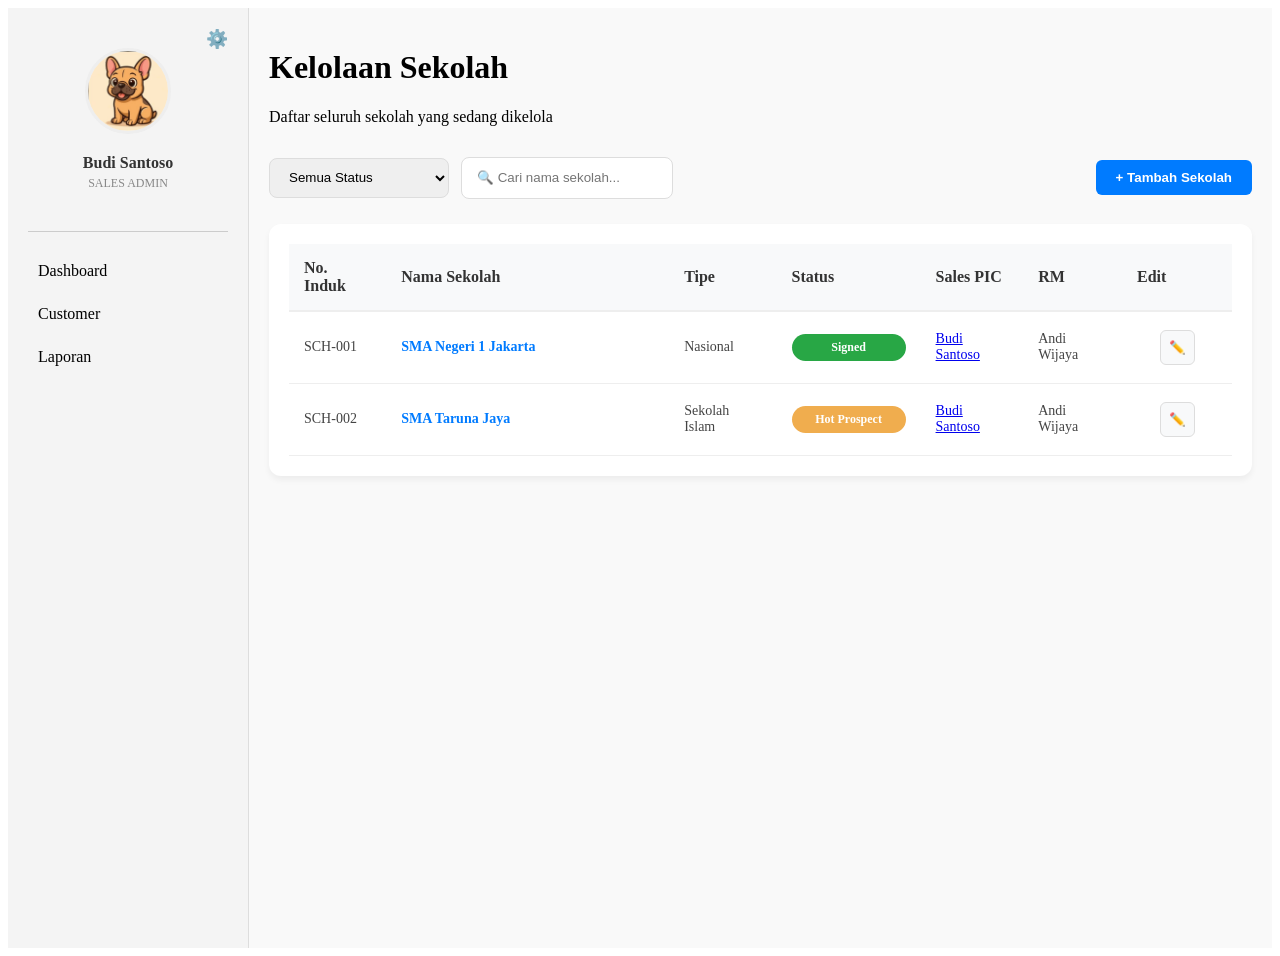
<file: customer.html>
<!doctype html>
<html lang="en">
   <head>
      <meta charset="UTF-8" />
      <meta name="viewport" content="width=device-width, initial-scale=1.0" />
      <title>CRM - Kelolaan Sekolah</title>
      <link rel="stylesheet" href="style.css" />
   </head>
   <body>
      <div id="wrapper">
         <div class="sidebar" id="sidebar-target">Sedang memuat menu...</div>
         <div id="content">
            <div class="header-dashboard">
               <h1>Kelolaan Sekolah</h1>
               <p>Daftar seluruh sekolah yang sedang dikelola</p>
            </div>
            <div class="table-header">
               <div class="filter-group">
                  <select id="filterStatus" onchange="filterTable()">
                     <option value="all">Semua Status</option>
                     <option value="hot">Hot Prospect</option>
                     <option value="signed">Signed</option>
                     <option value="approach">Initial Approach</option>
                  </select>
                  <input type="text" id="searchSekolah" placeholder="🔍 Cari nama sekolah..." oninput="filterTable()">
               </div>
               <button class="btn-tambah" onclick="openAddModal()">+ Tambah Sekolah</button>
            </div>
            <div class="table-container">
               <table class="crm-table">
                  <thead>
                     <tr>
                        <th>No. Induk</th>
                        <th style="width: 30%;">Nama Sekolah</th>
                        <th>Tipe</th>
                        <th>Status</th>
                        <th>Sales PIC</th>
                        <th>RM</th>
                        <th class="action-column">Edit</th>
                     </tr>
                  </thead>
                  <tbody id="customerTableBody"></tbody>
               </table>
            </div>
            <div id="editModal" class="modal">
               <div class="modal-content">
                  <span class="close-btn" onclick="closeEditModal()">&times;</span>
                  <h2>✏️ Update Status & Sales</h2>
                  <hr>
                  <form id="editForm">
                     <label>No. Induk Sekolah (NPSN):</label>
                     <input type="text" id="editID" readonly style="background-color: #f0f0f0; cursor: not-allowed;">
                     <label>Nama Sekolah:</label>
                     <input type="text" id="editNama" readonly style="background-color: #f0f0f0; cursor: not-allowed;">
                     <label>Status:</label>
                     <select id="editStatus">
                        <option value="hot">Hot Prospect</option>
                        <option value="signed">Signed</option>
                        <option value="approach">Initial Approach</option>
                     </select>
                     <label>Sales PIC:</label>
                     <input type="text" id="editSales">
                     <label>RM:</label>
                     <input type="text" id="editRM">
                     <div class="modal-footer">
                        <button type="button" class="btn-cancel" onclick="closeEditModal()">Batal</button>
                        <button type="submit" class="btn-save">Simpan</button>
                     </div>
                  </form>
               </div>
            </div>
            <div id="editDetailModal" class="modal">
               <div class="modal-content modal-large">
                  <span class="close-btn" onclick="closeEditDetailModal()">&times;</span>
                  <h2>🛠️ Edit Informasi Lengkap</h2>
                  <hr>
                  <form id="editDetailForm">
                     <div class="modal-grid">
                        <div class="grid-col">
                           <label>No. Induk (NPSN):</label>
                           <input type="text" id="edDetID" readonly style="background-color: #f0f0f0;">
                           <label>Nama Sekolah:</label>
                           <input type="text" id="edDetNama" readonly style="background-color: #f0f0f0;">
                           <label>Tipe:</label>
                           <input type="text" id="edDetTipe">
                           <label>Kota:</label>
                           <input type="text" id="edDetKota">
                           <label>Yayasan:</label>
                           <input type="text" id="edDetYayasan">
                        </div>
                        <div class="grid-col">
                           <label>Kepala Sekolah:</label>
                           <input type="text" id="edDetKepsek">
                           <label>Nama PIC:</label>
                           <input type="text" id="edDetPICNama">
                           <label>Kontak PIC (WA):</label>
                           <input type="text" id="edDetPICKontak">
                           <label>Latitude:</label>
                           <input type="text" id="edDetLat">
                           <label>Longitude:</label>
                           <input type="text" id="edDetLng">
                        </div>
                     </div>
                     <div class="modal-footer">
                        <button type="button" class="btn-cancel" onclick="closeEditDetailModal()">Batal</button>
                        <button type="submit" class="btn-save">Simpan Data Lengkap</button>
                     </div>
                  </form>
               </div>
            </div>
            <div id="salesModal" class="modal">
               <div class="modal-content modal-large">
                  <span class="close-btn" onclick="closeSalesModal()">&times;</span>
                  <div class="sales-profile-popup">
                     <img src="assets/image/pp2.jpg" class="profile-img-large" id="popSalesFoto">
                     <div class="sales-info">
                        <h2 id="popSalesNama">Nama Sales</h2>
                        <p id="popSalesNIP">NIP: -</p>
                        <span class="badge signed" id="popSalesLevel">Senior Sales</span>
                     </div>
                  </div>
                  <hr>
                  <h3>List Kelolaan Sekolah</h3>
                  <div class="table-container shadow-none">
                     <table class="crm-table small-font">
                        <thead>
                           <tr>
                              <th>Nama Sekolah</th>
                              <th>Status</th>
                              <th>Next Action</th>
                           </tr>
                        </thead>
                        <tbody id="popSalesTableBody"></tbody>
                     </table>
                  </div>
               </div>
            </div>
            <div id="schoolModal" class="modal">
               <div class="modal-content modal-large">
                  <span class="close-btn" onclick="closeSchoolModal()">&times;</span>
                  <div class="modal-header-styled">
                     <h2 id="popSchoolNama">Nama Sekolah</h2>
                     <p id="popSchoolID" class="nip-text">ID: -</p>
                  </div>
                  <hr>
                  <div class="modal-grid">
                     <div class="grid-col">
                        <p><strong>📍 Lokasi (Kota):</strong> <span id="popSchoolKota">-</span></p>
                        <p><strong>🏢 Yayasan:</strong> <span id="popSchoolYayasan">-</span></p>
                        <p><strong>🏠 Alamat:</strong> <span id="popSchoolAlamat">-</span></p>
                        <p><strong>🎓 Kepala Sekolah:</strong> <span id="popSchoolKepsek">-</span></p>
                        <p><strong>📞 Kontak PIC:</strong> <span id="popSchoolPIC">-</span></p>
                        <p><strong>🌐 Koordinat:</strong> <span id="popSchoolCoords">-</span></p>
                     </div>
                     <div class="grid-col highlight-box">
                        <h4>Status Kerjasama</h4>
                        <p><strong>Status:</strong> <span id="popSchoolStatus" class="badge">-</span></p>
                        <p><strong>Jumlah Siswa:</strong> <span id="popSchoolSiswa">0</span> Siswa</p>
                        <p><strong>Tipe Sekolah:</strong> <span id="popSchoolTipe">-</span></p>
                        <hr>
                        <button class="btn-save" style="width: 100%;" id="btnEditDetail">✏️ Edit Informasi Sekolah</button>
                     </div>
                  </div>
               </div>
            </div>
            <div id="addModal" class="modal">
               <div class="modal-content modal-large">
                  <span class="close-btn" onclick="closeAddModal()">&times;</span>
                  <h2>🆕 Daftarkan Sekolah Baru</h2>
                  <hr>
                  <form id="addSchoolForm">
                     <div class="modal-grid">
                        <div class="grid-col">
                           <label style="color: #d9534f;">Nomor Induk (NPSN):</label>
                           <input type="text" id="addID" placeholder="NPSN" required style="border: 2px solid #d9534f; font-weight: bold;">
                           <label>Nama Sekolah:</label>
                           <input type="text" id="addNama" placeholder="Nama Sesuai NPSN" required>
                           <label>Tipe Sekolah:</label>
                           <select id="addTipe">
                              <option value="Nasional">Nasional</option>
                              <option value="Sekolah Islam">Sekolah Islam</option>
                              <option value="Sekolah Kristen">Sekolah Kristen</option>
                              <option value="Sekolah Katolik">Sekolah Katolik</option>
                              <option value="Sekolah Internasional">Sekolah Internasional</option>
                           </select>
                           <label>Kota:</label>
                           <input type="text" id="addKota" placeholder="Contoh: Denpasar">
                        </div>
                        <div class="grid-col">
                           <label>Nama Kepala Sekolah:</label>
                           <input type="text" id="addKepsek" placeholder="Nama Kepala Sekolah">
                           <label>Nama PIC:</label>
                           <input type="text" id="addPICNama" placeholder="Contoh: Ibu Sari">
                           <label>WhatsApp PIC:</label>
                           <input type="text" id="addPICKontak" placeholder="8123xxxx" inputmode="numeric">
                           <label>Jumlah Siswa (Estimasi):</label>
                           <input type="number" id="addSiswa" placeholder="0">
                           <input type="hidden" id="addStatus" value="approach">
                        </div>
                     </div>
                     <div class="modal-footer">
                        <button type="button" class="btn-cancel" onclick="closeAddModal()">Batal</button>
                        <button type="submit" class="btn-save">Simpan ke Database</button>
                     </div>
                  </form>
               </div>
            </div>
         </div>
      </div>
      <script src="script.js"></script>
   </body>
</html>
</file>
<file: style.css>
/* ==========================================
   1. STRUKTUR UTAMA & LAYOUT
   ========================================== */
#wrapper { display: flex; }

#content { 
    flex: 1; 
    padding: 20px; 
    background-color: #f9f9f9; 
    min-height: 100vh;
}

.sidebar {
    width: 200px;
    background: #f4f4f4;
    height: 100vh;
    padding: 20px;
    border-right: 1px solid #ddd;
    position: sticky;
    top: 0;
}

/* ==========================================
    2. KOMPONEN SIDEBAR (PROFIL & MENU)
   ========================================== */
.profile-container {
	position: relative;
	padding: 20px 0;
	width: 100%;
}

.gear-icon-top {
	position: absolute;
	top: 0;
	right: 0;
	text-decoration: none;
	font-size: 18px;
	color: #888;
}

.profile-content {
	display: flex;
	flex-direction: column;
	align-items: center;
	text-align: center;
    width: 100%;
}

.profile-img-large {
	width: 80px;
	height: 80px;
	border-radius: 50%;
	object-fit: cover;
	border: 3px solid #eee;
	margin-bottom: 10px;
}

.user-name-big {
    display: block; /* Memastikan ambil baris sendiri */
	font-weight: bold;
	font-size: 16px;
	color: #333;
    margin-top: 10px;       /* Jarak dari foto profil */
}

.user-role {
    display: block;         /* Memastikan turun ke bawah nama */
	font-size: 12px;
	color: #888;
	margin-top: 4px; /* Jarak tipis di bawah nama */
}

.menu-list {
	list-style: none;
	padding: 0;
	margin-top: 20px;
}

.menu-list li {
	transition: all 0.3s ease;
	padding: 10px;
	margin-bottom: 5px;
	cursor: pointer;
	border-radius: 5px;
}

.menu-list li:hover {
	background-color: #e0e0e0;
	color: #007bff;
	padding-left: 15px;
}

.divider {
	border: 0;
	border-top: 1px solid #ccc;
	margin: 20px 0;
}

/* ==========================================
   3. DASHBOARD CARDS (FIXED)
   ========================================== */
.summary-container {
    display: flex;
    gap: 20px;
    margin-bottom: 30px;
    flex-wrap: wrap;
}

.card {
    flex: 1;
    min-width: 220px;
    background: white;
    padding: 25px;
    border-radius: 12px;
    text-align: center;
    box-shadow: 0 4px 6px rgba(0,0,0,0.05);
    border-top: 5px solid #eee; /* Default */
    transition: transform 0.2s;
}

.card:hover { transform: translateY(-5px); }

/* Warna Pakai !important agar tidak tertimpa */
.card-signed { border-top: 5px solid #28a745 !important; }   
.card-hot { border-top: 5px solid #f0ad4e !important; }      
.card-approach { border-top: 5px solid #17a2b8 !important; } 

.card h3 { margin: 0; font-size: 32px; color: #333; }
.card p { margin: 5px 0 0 0; color: #777; font-size: 13px; font-weight: 700; text-transform: uppercase; }

/* ==========================================
   4. TABEL & UTILITY
   ========================================== */
.chart-container, .table-container {
    background: white;
    border-radius: 12px;
    padding: 20px;
    box-shadow: 0 4px 6px rgba(0,0,0,0.05);
    margin-bottom: 20px;
}

.table-header {
    display: flex;
    justify-content: space-between;
    align-items: center;
    margin-bottom: 15px;
}

.badge {
    display: inline-block;
    padding: 6px 12px;
    border-radius: 20px;
    font-size: 12px;
    font-weight: 600;
    color: white;
    text-align: center;
    min-width: 90px;
}
.badge.hot { background: #f0ad4e; }
.badge.signed { background: #28a745; }
.badge.approach { background: #17a2b8; }

/* ==========================================
   5. SISTEM MODAL & FORM
   ========================================== */
.modal {
    display: none;
    position: fixed;
    z-index: 2000;
    left: 0; top: 0;
    width: 100%; height: 100%;
    background-color: rgba(0,0,0,0.5);
}

.modal-content {
    background-color: white;
    margin: 5% auto;
    padding: 25px;
    border-radius: 10px;
    width: 450px;
    position: relative;
    position: relative; /* Pastikan ini ada agar tombol tidak lari ke luar kotak */
    padding-top: 35px;  /* Beri ruang di atas agar judul tidak tertutup tombol */
}

.modal-large { width: 800px; max-width: 90%; }

.modal-grid { display: flex; gap: 30px; margin-top: 15px; align-items: flex-start; }
.grid-col { flex: 1; }

.modal-content label {
    display: block; font-size: 13px; font-weight: 600;
    height: 18px; margin-top: 12px; margin-bottom: 4px;
}

.modal-content input, .modal-content select {
    width: 100%; height: 38px; padding: 8px 12px;
    border: 1px solid #ccc; border-radius: 4px; box-sizing: border-box;
}

input[readonly] { cursor: not-allowed; background-color: #f5f5f5; }

.btn-save, .btn-tambah { 
    background: #007bff; color: white; border: none; 
    padding: 10px 20px; border-radius: 6px; cursor: pointer; font-weight: bold;
}

/* Menambahkan jarak bawah khusus untuk tabel yang ada di dalam modal */
.modal-content table, 
.modal-content .modal-grid {
    margin-bottom: 20px; 
}

.modal-footer {
    display: flex;
    justify-content: flex-end; /* Tombol ke kanan */
    gap: 12px;                /* Jarak antar tombol Batal & Simpan */
    margin-top: 40px !important; /* INI KUNCINYA: Memberi jarak ke atas */
    padding-top: 20px;
    border-top: 1px solid #eee; /* Garis pembatas tipis agar rapi */
}

.modal-footer button {
    padding: 10px 20px;
    border-radius: 6px;
    cursor: pointer;
    font-weight: 600;
    font-size: 14px;

    border: none !important;       /* Menghilangkan garis pinggir (border) */
    outline: none !important;      /* Menghilangkan garis hitam saat diklik (outline) */
    box-shadow: none !important;   /* Menghilangkan bayangan jika ada */
}

/* ==========================================
    6. MARKER PETA (LEAFLET CUSTOM)
   ========================================== */
/* Induk icon marker */
.custom-div-icon {
    background: none;
    border: none;
}

/* Bentuk Pin GPS */
.marker-pin {
    width: 24px;
    height: 24px;
    border-radius: 50% 50% 50% 0;
    position: absolute;
    transform: rotate(-45deg);
    left: 50%;
    top: 50%;
    margin: -12px 0 0 -12px;
    border: 2px solid white;
    box-shadow: 0 2px 5px rgba(0,0,0,0.3);
}

/* Titik putih di tengah pin */
.marker-pin::after {
    content: '';
    width: 10px;
    height: 10px;
    margin: 5px 0 0 5px;
    background: #fff;
    position: absolute;
    border-radius: 50%;
}

/* Variasi Warna Pin berdasarkan Status */
.marker-signed { background-color: #28a745 !important; }   /* Hijau */
.marker-hot { background-color: #f0ad4e !important; }      /* Kuning */
.marker-approach { background-color: #17a2b8 !important; } /* Biru */

/* ==========================================
    7. UTILITY & RESPONSIVE
   ========================================== */
.highlight-box {
    background-color: #f8f9fa;
    padding: 15px;
    border-radius: 8px;
    border-left: 4px solid #007bff;
}

/* Memastikan peta punya ruang */
#map {
    border: 1px solid #ddd;
    box-shadow: inset 0 0 5px rgba(0,0,0,0.1);
}

/* ==========================================
   9. PERBAIKAN TATA LETAK TABEL & FILTER
   ========================================== */

/* Pastikan area header tabel tidak berantakan */
/* 1. Area Header (Cari & Filter) */
.table-header {
    display: flex;
    justify-content: space-between;
    align-items: center;
    padding: 15px 0;
    margin-bottom: 10px;
}

.filter-group {
    display: flex;
    gap: 12px;
    align-items: center;
}

/* Pastikan input filter tidak merusak layout */
.filter-group input, 
.filter-group select {
    height: 40px !important;
    padding: 0 15px !important;
    margin: 0 !important;
    border: 1px solid #ddd !important;
    border-radius: 8px !important;
    width: auto !important;
    min-width: 180px;
}

/* 2. Body Tabel */
.crm-table {
    width: 100%;
    border-collapse: separate; /* Menggunakan separate agar border-radius berfungsi */
    border-spacing: 0;
    background: white;
}

/* Header Tabel */
.crm-table th {
    background-color: #f8f9fa;
    color: #333;
    font-weight: 700;
    padding: 15px; /* Memberi jarak baris header */
    border-bottom: 2px solid #eee;
    text-align: left;
}

/* Baris & Kolom Tabel */
.crm-table td {
    padding: 18px 15px; /* INI KUNCINYA: Memberi jarak antar baris agar tidak dempet */
    vertical-align: middle; /* INI KUNCINYA: Membuat isi kolom rata tengah secara vertikal */
    border-bottom: 1px solid #eee;
    color: #444;
    font-size: 14px;
}

/* Baris Hover Effect */
.crm-table tbody tr:hover {
    background-color: #fcfcfc;
}

/* 3. Link & Tombol di dalam Tabel */
.link-detail {
    text-decoration: none;
    color: #007bff;
    font-weight: 600;
}

.link-detail:hover {
    text-decoration: underline;
}

/* Memastikan Badge status duduk manis di tengah */
.crm-table .badge {
    margin: 0;
    vertical-align: middle;
}

/* Tombol Edit di kolom Action */
.action-column {
    text-align: center;
    width: 80px;
}

.btn-edit-icon {
    display: inline-flex;
    align-items: center;
    justify-content: center;
    background: #f8f9fa;
    border: 1px solid #ddd;
    border-radius: 6px;
    width: 35px;
    height: 35px;
    cursor: pointer;
    transition: all 0.2s;
}

.btn-edit-icon:hover {
    background: #e9ecef;
    border-color: #ccc;
    transform: scale(1.1);
}

/* Mengubah tombol Batal menjadi Merah */
.btn-cancel {
    background-color: #dc3545 !important; /* Warna merah (Bootstrap Danger) */
    color: white !important;              /* Teks jadi putih agar kontras */
    border: none !important;              /* Memastikan tidak ada garis hitam */
    padding: 10px 20px;
    border-radius: 6px;
    cursor: pointer;
    font-weight: 600;
}

/* Efek saat mouse mendekat (Hover) */
.btn-cancel:hover {
    background-color: #bb2d3b !important; /* Merah yang sedikit lebih gelap */
}

/* Styling Tombol X (Tanda Silang) */
.close-btn {
    position: absolute;
    top: 0;
    right: 0;
    width: 45px;
    height: 35px;
    display: flex;
    align-items: center;
    justify-content: center;
    font-size: 20px;
    font-weight: bold;
    color: #555;
    cursor: pointer; /* Memaksa kursor jadi tangan (pointer), bukan kursor ngetik */
    border-radius: 0 10px 0 10px; /* Sudut kanan atas ikut bulat kotak modal */
    transition: all 0.2s ease;
    user-select: none; /* Biar tanda X tidak bisa di-blok/select seperti teks */
}

/* Efek Hover Kotak Merah Bagus */
.close-btn:hover {
    background-color: #e81123; /* Merah khas tombol close */
    color: white;             /* Tanda silang jadi putih */
}

/* Memastikan tidak berubah jadi kursor ngetik (I-beam) */
.close-btn::selection {
    background: transparent;
}
</file>
